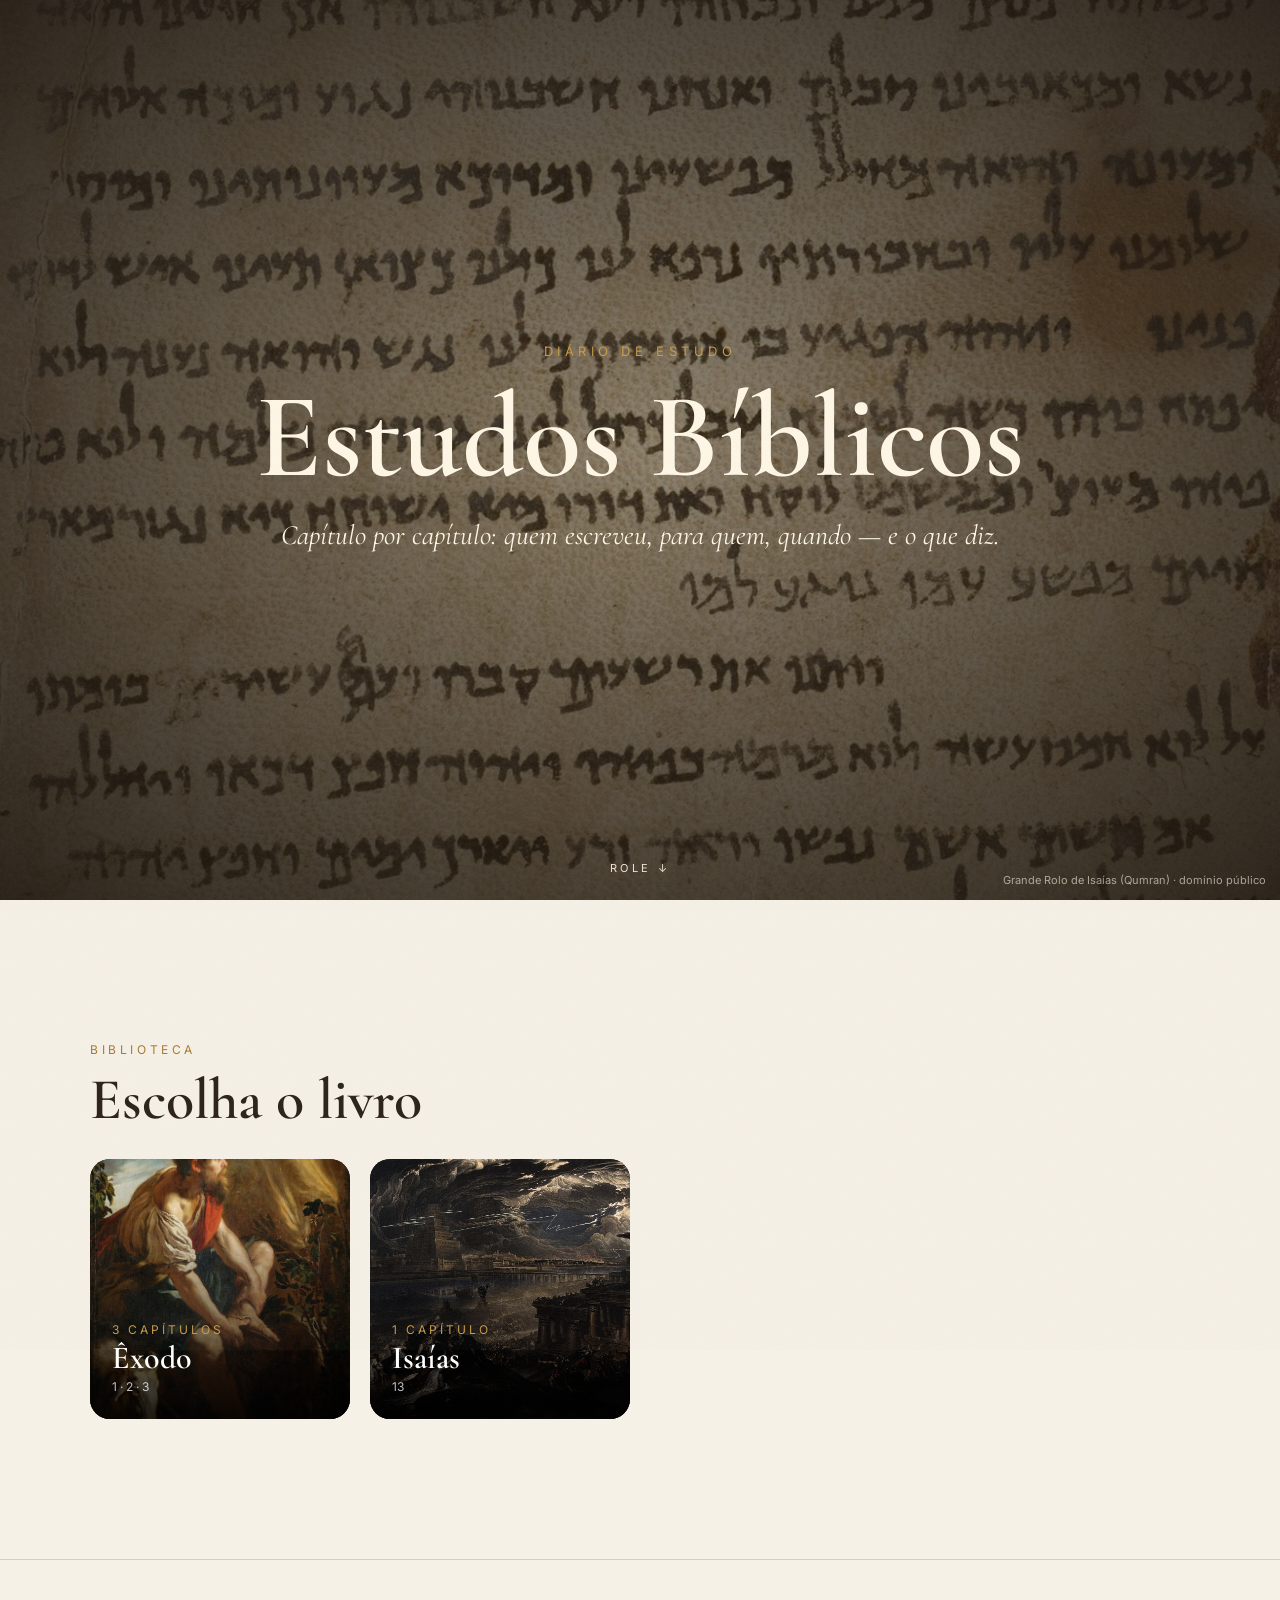
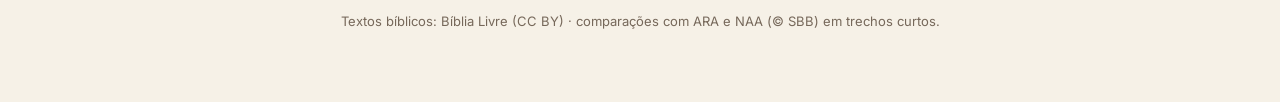
<file: index.html>
<!doctype html>
<html lang="pt-BR"><head><meta charset="utf-8"><meta name="viewport" content="width=device-width,initial-scale=1">
<title>Estudos Bíblicos</title>
<meta name="description" content="Diário de estudos bíblicos, capítulo por capítulo.">
<link rel="preconnect" href="https://fonts.googleapis.com"><link rel="preconnect" href="https://fonts.gstatic.com" crossorigin>
<link href="https://fonts.googleapis.com/css2?family=Cormorant+Garamond:ital,wght@0,500;0,600;1,500&family=Inter:wght@400;600;700&display=swap" rel="stylesheet">
<link rel="stylesheet" href="assets/estudo.css?v=1792716746">
</head>
<body>
<header class="ihero">
  <div class="bgimg" style="background-image:url('img/rolo-isaias.jpg')"></div>
  <div class="in">
    <div class="ref rvi">Diário de estudo</div>
    <h1 class="rvi">Estudos Bíblicos</h1>
    <p class="rvi">Capítulo por capítulo: quem escreveu, para quem, quando — e o que diz.</p>
  </div>
  <div class="credit">Grande Rolo de Isaías (Qumran) · domínio público</div>
  <div class="scrollhint">role ↓</div>
</header>
<section id="livros"><div class="wide">
  <div class="kicker rvi">Biblioteca</div>
  <h2 class="rvi">Escolha o livro</h2>
  <div class="cards" id="cards"></div>
</div></section>
<section id="caps" class="alt" hidden><div class="wide">
  <a class="back" href="#">← todos os livros</a>
  <div class="kicker">Capítulos estudados</div>
  <h2 id="capsTitle"></h2>
  <div class="chapters" id="chapters"></div>
</div></section>
<footer>Textos bíblicos: Bíblia Livre (CC BY) · comparações com ARA e NAA (© SBB) em trechos curtos.</footer>
<script src="estudos/lista.js"></script>
<script>
  const esc = s => String(s ?? '').replace(/[&<>"]/g, c => ({'&':'&amp;','<':'&lt;','>':'&gt;','"':'&quot;'}[c]));
  const ORDEM = ['Gênesis','Êxodo','Levítico','Números','Deuteronômio','Josué','Juízes','Rute','1 Samuel','2 Samuel','1 Reis','2 Reis','1 Crônicas','2 Crônicas','Esdras','Neemias','Ester','Jó','Salmos','Provérbios','Eclesiastes','Cantares','Isaías','Jeremias','Lamentações','Ezequiel','Daniel','Oseias','Joel','Amós','Obadias','Jonas','Miqueias','Naum','Habacuque','Sofonias','Ageu','Zacarias','Malaquias','Mateus','Marcos','Lucas','João','Atos','Romanos','1 Coríntios','2 Coríntios','Gálatas','Efésios','Filipenses','Colossenses','1 Tessalonicenses','2 Tessalonicenses','1 Timóteo','2 Timóteo','Tito','Filemom','Hebreus','Tiago','1 Pedro','2 Pedro','1 João','2 João','3 João','Judas','Apocalipse'];
  const slugify = t => t.normalize('NFD').replace(/[̀-ͯ]/g, '').toLowerCase().replace(/\s+/g, '-');
  // agrupa os estudos por livro ("Isaías 13" → livro "Isaías", capítulo 13)
  const livros = {};
  (window.ESTUDOS || []).forEach(e => {
    const m = e.ref.match(/^(.*\S)\s+(\d+)$/), livro = m ? m[1] : e.ref;
    (livros[livro] = livros[livro] || []).push({ ...e, cap: m ? +m[2] : 0 });
  });
  const nomes = Object.keys(livros).sort((a, b) => ORDEM.indexOf(a) - ORDEM.indexOf(b));
  document.getElementById('cards').innerHTML = nomes.length ? nomes.map(n => {
    const caps = livros[n].sort((a, b) => a.cap - b.cap);
    return `<a class="card rvi" href="#${slugify(n)}">
      <div class="bgimg" style="background-image:url('${esc(caps[caps.length - 1].capa)}')"></div>
      <div class="in"><div class="ref">${caps.length} ${caps.length > 1 ? 'capítulos' : 'capítulo'}</div><h3>${esc(n)}</h3>
      <div class="dt">${caps.map(c => c.cap).join(' · ')}</div></div></a>`;
  }).join('') : '<p class="empty rvi" style="grid-column:1/-1">O primeiro estudo aparece aqui. Qual capítulo vamos ler?</p>';

  function abrir() {
    const n = nomes.find(x => '#' + slugify(x) === location.hash), sec = document.getElementById('caps');
    sec.hidden = !n;
    if (!n) return;
    document.getElementById('capsTitle').textContent = n;
    document.getElementById('chapters').innerHTML = livros[n].map(c => `
      <a class="chap" href="estudos/${esc(c.slug)}.html">
        <div class="bgimg" style="background-image:url('${esc(c.capa)}')"></div>
        <span class="cn">${c.cap}</span><div class="in"><h3>${esc(c.titulo)}</h3><div class="dt">estudado em ${esc(c.data)}</div></div>
      </a>`).join('');
    sec.scrollIntoView({ behavior: 'smooth' });
  }
  addEventListener('hashchange', abrir); abrir();
  const io = new IntersectionObserver(es => es.forEach(e => e.isIntersecting && e.target.classList.add('in')), {threshold: .15});
  document.querySelectorAll(".rvi").forEach(el => io.observe(el));
  setTimeout(() => document.querySelectorAll('.ihero .rvi').forEach((el, i) => setTimeout(() => el.classList.add('in'), i * 150)), 100);
  const hero = document.querySelector('.ihero .bgimg');
  addEventListener('scroll', () => { if (scrollY < innerHeight) hero.style.transform = `translateY(${scrollY * .35}px) scale(1.05)`; }, {passive: true});
</script>
</body></html>
</file>
<file: assets/estudo.css>
:root{
  --bg:#f6f1e7; --bg2:#efe6d4; --ink:#2a2118; --muted:#76685a; --line:#dccfb6;
  --gold:#a8792a; --gold2:#c99a45; --card:#fffaf0; --accent:#7a2e1f;
  --hero-ink:#fff7e6; --dark:#16110b;
  --serif:'Cormorant Garamond',Georgia,serif; --sans:'Inter',system-ui,sans-serif;
}
@media (prefers-color-scheme:dark){:root:not([data-theme="light"]){
  --bg:#15110c; --bg2:#1d1811; --ink:#efe4cf; --muted:#a8987f; --line:#3a3023;
  --gold:#d6a85a; --gold2:#e8c27f; --card:#211b13; --accent:#e08a6a;
}}
:root[data-theme="dark"]{
  --bg:#15110c; --bg2:#1d1811; --ink:#efe4cf; --muted:#a8987f; --line:#3a3023;
  --gold:#d6a85a; --gold2:#e8c27f; --card:#211b13; --accent:#e08a6a;
}
*{box-sizing:border-box;margin:0;padding:0}
html.lenis,html.lenis body{height:auto}
.lenis.lenis-smooth{scroll-behavior:auto!important}
body{background:var(--bg);color:var(--ink);font-family:var(--sans);font-size:17px;line-height:1.7;overflow-x:hidden}
img{max-width:100%;display:block}
a{color:var(--gold)}

/* progresso, crumb e pontos */
#progress{position:fixed;top:0;left:0;height:3px;width:0;background:linear-gradient(90deg,var(--gold),var(--accent));z-index:60}
#crumb{position:fixed;top:12px;right:16px;z-index:50;font-size:12px;letter-spacing:.12em;text-transform:uppercase;
  background:color-mix(in srgb,var(--card) 85%,transparent);backdrop-filter:blur(8px);border:1px solid var(--line);
  padding:6px 12px;border-radius:99px;color:var(--muted);opacity:0;transition:opacity .4s}
#crumb.on{opacity:1}
#crumb a{color:inherit;text-decoration:none}
#dots{position:fixed;left:14px;top:50%;transform:translateY(-50%);z-index:50;display:flex;flex-direction:column;gap:12px}
#dots a{position:relative;width:9px;height:9px;border-radius:50%;border:1.5px solid var(--gold);cursor:pointer;transition:.3s}
#dots a.on{background:var(--gold);transform:scale(1.4)}
#dots span{position:absolute;left:18px;top:50%;transform:translateY(-50%);white-space:nowrap;font-size:11px;letter-spacing:.12em;text-transform:uppercase;
  color:var(--gold);opacity:0;transition:.3s;pointer-events:none}
#dots a:hover span{opacity:1}
@media (max-width:820px){#dots,#crumb{display:none}}

/* grão de filme */
body::after{content:"";position:fixed;inset:-50%;pointer-events:none;z-index:100;opacity:.06;
  background-image:url("data:image/svg+xml,%3Csvg xmlns='http://www.w3.org/2000/svg' width='160' height='160'%3E%3Cfilter id='n'%3E%3CfeTurbulence type='fractalNoise' baseFrequency='.9' numOctaves='2' stitchTiles='stitch'/%3E%3C/filter%3E%3Crect width='100%25' height='100%25' filter='url(%23n)'/%3E%3C/svg%3E");
  animation:grain 1s steps(4) infinite}
@keyframes grain{0%{transform:translate(0,0)}25%{transform:translate(-3%,2%)}50%{transform:translate(2%,-3%)}75%{transform:translate(-2%,-1%)}}

/* hero (capa com mergulho) */
.hero{position:relative;height:100vh;overflow:hidden;background:var(--dark);color:var(--hero-ink)}
.hero .stage{position:absolute;inset:0;display:grid;place-items:center}
.hero .photo{position:absolute;inset:0;opacity:0}
.hero .photo img{width:100%;height:100%;object-fit:cover;transform:scale(1.3)}
.hero .photo::after{content:"";position:absolute;inset:0;background:linear-gradient(180deg,rgba(15,10,6,.25),rgba(15,10,6,.85))}
.hero .bignum{position:relative;z-index:2;font-family:var(--serif);font-weight:600;line-height:.9;font-size:min(calc(130vw / var(--n)),62vh);
  background-size:cover;background-position:center;-webkit-background-clip:text;background-clip:text;color:transparent;
  -webkit-text-stroke:1px rgba(232,194,127,.35);will-change:transform;filter:brightness(1.7) contrast(1.05);padding:0 .05em}
.hero .ring{position:absolute;width:min(80vw,80vh);aspect-ratio:1;z-index:1;pointer-events:none}
.hero .ring svg{width:100%;height:100%;animation:spin 30s linear infinite;overflow:visible}
.hero .ring text{font-family:var(--sans);font-size:4.6px;letter-spacing:.3px;text-transform:uppercase;fill:#a8987f}
@keyframes spin{to{transform:rotate(360deg)}}
.corner{position:absolute;z-index:3;font-size:11px;letter-spacing:.2em;text-transform:uppercase;color:#a8987f;line-height:1.6}
.corner b{color:#efe4cf;font-weight:600;letter-spacing:.12em}
.corner.tl{top:50px;left:clamp(30px,4vw,56px)}
.corner.tr{top:50px;right:clamp(16px,4vw,56px);text-align:right}
.corner.bl{bottom:22px;left:clamp(30px,4vw,56px)}
.corner.br{bottom:22px;right:clamp(16px,4vw,56px);text-align:right}
@media (max-width:720px){.corner.tr,.corner.br{display:none}.hero .scrollhint{display:none}}
.scrollhint{position:absolute;left:50%;bottom:22px;transform:translateX(-50%);z-index:3;font-size:11px;letter-spacing:.3em;text-transform:uppercase;color:#a8987f}
.htitle{position:absolute;left:clamp(30px,5vw,70px);right:clamp(16px,5vw,70px);bottom:clamp(40px,9vh,90px);z-index:3}
.htitle .ref{font-size:13px;letter-spacing:.35em;text-transform:uppercase;color:var(--gold2);margin-bottom:12px;opacity:0}
.htitle h1{font-family:var(--serif);font-weight:600;font-size:clamp(52px,10vw,150px);line-height:.92}
.htitle h1 span{display:inline-block;overflow:hidden;vertical-align:top;padding-bottom:.06em}
.htitle h1 i{display:block;font-style:normal;transform:translateY(150%);opacity:0}
.htitle p{font-family:var(--serif);font-style:italic;font-size:clamp(19px,2.6vw,28px);margin-top:14px;max-width:760px;opacity:0}
.hero .credit{position:absolute;bottom:8px;right:14px;z-index:3;font-size:10px;opacity:0;color:#a8987f}
.hero.loop{height:150vh;overflow:visible}
.hero.loop .stage{position:sticky;top:0;height:100vh;inset:auto}
.hero.loop .corners{position:sticky;top:0;height:100vh;margin-top:-100vh}
.hero.loop .corners .corner,.hero.loop .scrollhint{position:absolute}
.nofx .htitle h1 i{transform:none;opacity:1}.nofx .htitle .ref,.nofx .htitle p,.nofx .hero .credit{opacity:1}
.nofx .hero:not(.loop) .photo{opacity:.45}.nofx .hero:not(.loop) .bignum{opacity:.0}
.nofx .hero.loop{display:none}

/* faixa (marquee) */
.marquee{overflow:hidden;position:relative;background:var(--dark);color:var(--gold2);padding:22px 0;white-space:nowrap;border-block:1px solid #3a3023}
.mq{display:inline-flex;will-change:transform;align-items:center;gap:36px;font-family:var(--serif);font-size:clamp(34px,6vw,70px);font-weight:600;font-style:italic}
.mq i{font-style:normal;font-size:.5em;opacity:.6}

/* seções */
section{padding:clamp(70px,12vw,140px) 16px}
.wrap{max-width:860px;margin:0 auto}
.wide{max-width:1100px;margin:0 auto}
.kicker{font-size:12px;letter-spacing:.3em;text-transform:uppercase;color:var(--gold);margin-bottom:10px}
h2{font-family:var(--serif);font-weight:600;font-size:clamp(34px,6vw,58px);line-height:1.05;margin-bottom:28px}
h3{font-family:var(--serif);font-size:28px;font-weight:600;line-height:1.15}
.alt{background:var(--bg2)}

/* fallback sem GSAP */
.nofx .rv,.nofx .note,.nofx .txt{opacity:0;transform:translateY(40px);transition:opacity .9s ease,transform .9s cubic-bezier(.2,.7,.2,1)}
.nofx .rv.in,.nofx .note.in,.nofx .txt.in{opacity:1;transform:none}

/* cartões empilhados */
.cardsStack{max-width:760px;margin:20px auto 0;padding-bottom:10vh}
.cardsStack .q{position:sticky;top:calc(10vh + var(--i) * 84px);margin-bottom:22vh;transform-origin:center top;
  background:var(--card);border:1px solid var(--line);border-radius:26px;padding:20px clamp(22px,4vw,40px) clamp(24px,4vw,36px);box-shadow:0 -10px 40px -20px rgba(0,0,0,.3);min-height:240px}
.cardsStack .q:last-child{margin-bottom:0}
.q .num{position:absolute;right:22px;top:6px;font-family:var(--serif);font-size:64px;line-height:1;color:var(--gold);opacity:.18;font-weight:600}
.q .ic{font-size:26px;margin-bottom:4px;float:left;margin-right:10px}
.q .lb{font-size:12px;letter-spacing:.2em;text-transform:uppercase;color:var(--gold)}
.q .val{font-family:var(--serif);font-size:clamp(24px,3.4vw,34px);font-weight:600;line-height:1.1;margin:4px 0 14px;white-space:nowrap;overflow:hidden;text-overflow:ellipsis}
.q p{font-size:16px;color:var(--muted)}

/* palavras que acendem */
.reveal{margin-bottom:20px;font-size:clamp(18px,2vw,21px)}
.w{display:inline}

/* imagem destaque */
.figure{position:relative;margin:50px 0}
.figure .clip{border-radius:20px;overflow:hidden}
.figure img{width:100%;max-height:560px;object-fit:cover}
.figure figcaption{font-size:13px;color:var(--muted);margin-top:10px}

/* linha do tempo horizontal */
.hscroll{padding:0;overflow:hidden}
.hpin{height:100svh;display:flex;flex-direction:column;justify-content:center;padding:0 16px}
.hhead{max-width:1100px;margin:0 auto 40px;width:100%}
.htrack{position:relative;display:flex;gap:clamp(40px,6vw,90px);padding:0 10vw 0 max(16px,calc((100vw - 1100px)/2));width:max-content}
.hline{position:absolute;left:0;right:0;top:46px;height:2px;background:linear-gradient(90deg,var(--gold),var(--accent));transform-origin:left}
.hit{position:relative;width:clamp(240px,30vw,340px);flex:none}
.hit .yr{font-family:var(--serif);font-size:clamp(28px,3.4vw,40px);font-weight:600;color:var(--gold);line-height:1;height:40px;white-space:nowrap}
.hit .dot{width:16px;height:16px;border-radius:50%;background:var(--bg2);border:3px solid var(--gold);margin:-1px 0 20px}
.hit.hl .yr{color:var(--accent)}
.hit.hl .dot{background:var(--accent);border-color:var(--accent);box-shadow:0 0 0 8px color-mix(in srgb,var(--accent) 25%,transparent)}
.hit.hl p{background:var(--card);border:1px solid var(--line);padding:14px 16px;border-radius:14px}
.nofx .hpin{height:auto;padding:80px 16px}.nofx .htrack{flex-direction:column;width:auto;gap:28px}.nofx .hline{display:none}

/* palavra gigante */
.bigword{height:80vh;display:grid;place-items:center;overflow:hidden;background:var(--bg)}
.bw{font-family:var(--serif);font-weight:600;font-style:italic;font-size:clamp(80px,22vw,300px);color:var(--gold);line-height:1}

/* texto puro */
.scripture{font-family:var(--serif);font-size:clamp(22px,2.6vw,27px);line-height:1.8}
.scripture .ph{margin-bottom:24px}
.scripture sup{font-family:var(--sans);font-size:11px;font-weight:700;color:var(--gold);margin:0 4px 0 2px;vertical-align:super}
.fx .scripture .v{opacity:.45;transition:opacity .6s,color .6s}
.fx .scripture .v.on{opacity:1}
.vernote{font-size:13px;color:var(--muted);margin-top:30px;border-top:1px solid var(--line);padding-top:14px}

/* texto anotado */
.blk{display:grid;grid-template-columns:1.15fr 1fr;gap:34px;align-items:start;margin-bottom:110px;perspective:1200px}
.blk .txt{position:sticky;top:70px;background:var(--card);border:1px solid var(--line);border-radius:18px;padding:26px;font-family:var(--serif);font-size:20px;line-height:1.7;overflow:hidden}
.blk .txt sup{font-family:var(--sans);font-size:10px;font-weight:700;color:var(--gold);margin-right:3px}
.blk .txt .rng{font-family:var(--sans);font-size:12px;letter-spacing:.2em;text-transform:uppercase;color:var(--gold);display:block;margin-bottom:8px}
.blk .bnum{position:absolute;right:14px;bottom:-14px;font-size:120px;line-height:1;font-weight:600;color:var(--gold);opacity:.06;pointer-events:none}
.blk .txt mark{background:linear-gradient(color-mix(in srgb,var(--gold2) 38%,transparent),color-mix(in srgb,var(--gold2) 38%,transparent)) no-repeat 0 85%/0% 60%;
  color:inherit;padding:0 2px;border-radius:3px;transition:background-size 1.2s cubic-bezier(.2,.7,.2,1)}
.blk .txt mark.lit,.nofx .blk .txt mark{background-size:100% 60%}
.notes h3{margin-bottom:12px}
.notes .sum{font-size:16px;margin-bottom:18px}
.note{border-left:3px solid var(--gold);padding:4px 0 4px 16px;margin-bottom:18px}
.note b{color:var(--accent);font-size:13px;letter-spacing:.05em}
.cmp{background:var(--card);border:1px dashed var(--line);border-radius:14px;padding:14px 16px;margin-top:10px;font-size:14px}
.cmp .t{font-size:11px;letter-spacing:.2em;text-transform:uppercase;color:var(--gold);margin-bottom:6px}
.cmp table{width:100%;border-collapse:collapse}
.cmp td{padding:4px 6px;border-top:1px solid var(--line);vertical-align:top}
.cmp td:first-child{font-weight:600;white-space:nowrap;width:1%}

/* palavras originais em tela cheia */
.wordsPin{padding:0;background:var(--dark);color:#efe4cf}
.wpin{height:100svh;display:flex;flex-direction:column;align-items:center;justify-content:center;text-align:center;padding:0 16px;position:relative}
.wpin .kicker{color:var(--gold2);position:absolute;top:12vh}
.wstage{position:relative;width:min(640px,100%);height:52vh}
.wstage .word{position:absolute;inset:0;display:flex;flex-direction:column;align-items:center;justify-content:center}
.word .orig{font-size:clamp(70px,14vw,150px);line-height:1.2;font-family:'SBL Hebrew','Ezra SIL','Times New Roman',serif;color:var(--gold2)}
.word .tr{font-family:var(--serif);font-style:italic;font-size:clamp(24px,3vw,34px);margin:6px 0 14px}
.word p{font-size:17px;opacity:.85;max-width:520px}
.word b{color:#fff}
.wcount{position:absolute;bottom:10vh;display:flex;gap:8px}
.wcount span{width:28px;height:3px;border-radius:2px;background:#4a3d2c;transition:.3s}
.wcount span.on{background:var(--gold2)}
.nofx .wpin{height:auto;padding:80px 16px}.nofx .wstage{height:auto}.nofx .wstage .word{position:relative;margin-bottom:50px}
.nofx .wpin .kicker,.nofx .wcount{position:static}

/* curiosidade em tela cheia */
.curioPin{padding:0;background:var(--dark)}
.cpin{position:relative;height:100svh;overflow:hidden;color:#fff;display:flex;align-items:flex-end}
.cpin .bgimg{position:absolute;inset:0;background-size:cover;background-position:center}
.cpin .bgimg::after{content:"";position:absolute;inset:0;background:linear-gradient(rgba(0,0,0,.1),rgba(0,0,0,.88) 70%)}
.cpin .in{position:relative;z-index:2;padding:clamp(24px,6vw,70px);max-width:820px}
.cpin .kicker{color:var(--gold2)}
.cpin h3{font-size:clamp(32px,5vw,56px);margin-bottom:14px}
.cpin p{font-size:clamp(16px,1.6vw,19px)}

/* aplicação */
.applyS{text-align:center;min-height:80vh;display:grid;place-items:center}
.apply{font-family:var(--serif);font-size:clamp(28px,4.2vw,46px);line-height:1.35;font-style:italic}
.applyS .verse{display:block;margin-top:22px;font-size:14px;letter-spacing:.2em;text-transform:uppercase;color:var(--gold)}

/* próximo estudo */
.next{padding:0 16px 80px}
.nextCard{position:relative;display:flex;align-items:flex-end;max-width:1100px;min-height:60vh;margin:0 auto;border-radius:28px;overflow:hidden;
  background:var(--dark);color:#fff;text-decoration:none}
.nextCard .bgimg{position:absolute;inset:0;background-size:cover;background-position:center;opacity:.55;transition:transform 1.2s}
.nextCard:hover .bgimg{transform:scale(1.06)}
.nextCard .in{position:relative;padding:clamp(26px,5vw,60px)}
.nextCard .kicker{color:var(--gold2)}
.nextCard h3{font-size:clamp(48px,9vw,110px);line-height:1}
.nextCard span{display:inline-block;margin-top:16px;font-size:13px;letter-spacing:.2em;text-transform:uppercase;color:var(--gold2)}

footer{padding:50px 16px 70px;text-align:center;font-size:13px;color:var(--muted);border-top:1px solid var(--line)}
footer ul{list-style:none;margin:12px 0}

/* índice */
.cards{display:grid;grid-template-columns:repeat(auto-fill,minmax(260px,1fr));gap:20px}
.card{position:relative;border-radius:20px;overflow:hidden;min-height:260px;color:#fff;text-decoration:none;display:flex;align-items:flex-end;background:#2a2118}
.card .bgimg{position:absolute;inset:0;background-size:cover;background-position:center;transition:transform .8s}
.card:hover .bgimg{transform:scale(1.06)}
.card::after{content:"";position:absolute;inset:0;background:linear-gradient(transparent 20%,rgba(0,0,0,.85))}
.card .in{position:relative;z-index:2;padding:22px}
.card .ref{font-size:12px;letter-spacing:.25em;text-transform:uppercase;color:var(--gold2)}
.card h3{font-size:32px}
.card .dt{font-size:12px;opacity:.75}
.empty{text-align:center;color:var(--muted);font-family:var(--serif);font-size:24px;font-style:italic}
.rvi{opacity:0;transform:translateY(40px);transition:opacity .9s ease,transform .9s cubic-bezier(.2,.7,.2,1)}
.rvi.in{opacity:1;transform:none}

@media (max-width:820px){
  .blk{grid-template-columns:1fr;gap:18px}
  .blk .txt{position:relative;top:0}
}

/* capa do índice */
.ihero{position:relative;min-height:100svh;display:grid;place-items:center;text-align:center;color:var(--hero-ink);overflow:hidden;padding:80px 16px;background:var(--dark)}
.ihero .bgimg{position:absolute;inset:-10% 0;background-size:cover;background-position:center;filter:saturate(.8)}
.ihero::after{content:"";position:absolute;inset:0;background:radial-gradient(ellipse at center,rgba(20,14,8,.45),rgba(20,14,8,.9))}
.ihero .in{position:relative;z-index:2;max-width:860px}
.ihero .ref{font-size:13px;letter-spacing:.35em;text-transform:uppercase;color:var(--gold2);margin-bottom:18px}
.ihero h1{font-family:var(--serif);font-weight:600;font-size:clamp(48px,11vw,120px);line-height:.95}
.ihero p{font-family:var(--serif);font-style:italic;font-size:clamp(20px,3vw,28px);margin-top:18px;opacity:.9}
.ihero .credit{position:absolute;bottom:10px;right:14px;z-index:2;font-size:11px;opacity:.6}
.ihero .scrollhint{color:#efe4cf}

/* índice: capítulos do livro */
#caps .back{display:inline-block;margin-bottom:24px;font-size:13px;letter-spacing:.15em;text-transform:uppercase;text-decoration:none}
.chapters{display:grid;grid-template-columns:repeat(auto-fill,minmax(220px,1fr));gap:18px}
.chap{position:relative;display:flex;align-items:flex-end;min-height:240px;border-radius:20px;overflow:hidden;background:var(--dark);color:#fff;text-decoration:none}
.chap .bgimg{position:absolute;inset:0;background-size:cover;background-position:center;opacity:.45;transition:transform .8s,opacity .4s}
.chap:hover .bgimg{transform:scale(1.06);opacity:.6}
.chap .cn{position:absolute;top:6px;right:16px;font-family:var(--serif);font-size:110px;line-height:1;font-weight:600;color:var(--gold2)}
.chap .in{position:relative;padding:20px}
.chap h3{font-size:24px}
.chap .dt{font-size:12px;opacity:.75}

/* anotações: botão flutuante + painel lateral */
#noteFab{position:fixed;right:18px;bottom:18px;z-index:110;display:flex;align-items:center;gap:8px;cursor:pointer;
  font:600 13px/1 var(--sans);letter-spacing:.06em;color:#1a140c;background:var(--gold2);border:0;border-radius:99px;
  padding:13px 18px;box-shadow:0 8px 26px rgba(0,0,0,.28);transition:transform .25s,opacity .25s,background .25s}
#noteFab .ico{font-size:17px}
#noteFab:hover{transform:translateY(-2px)}
#noteFab.sel{background:var(--accent);color:#fff}
#noteFab.hide{opacity:0;pointer-events:none;transform:translateY(10px)}
#notePanel{position:fixed;top:0;right:0;bottom:0;width:min(420px,100vw);z-index:120;display:flex;flex-direction:column;gap:12px;
  padding:20px;background:var(--card);color:var(--ink);border-left:1px solid var(--line);box-shadow:-18px 0 50px rgba(0,0,0,.25);
  transform:translateX(105%);transition:transform .45s cubic-bezier(.2,.8,.2,1);overflow-y:auto;overscroll-behavior:contain}
#notePanel.on{transform:none}
#notePanel .nh{display:flex;justify-content:space-between;align-items:flex-start;gap:12px}
#notePanel .kicker{margin-bottom:2px}
#notePanel h3{font-family:var(--serif);font-size:28px;line-height:1.1}
#notePanel .nx{background:none;border:1px solid var(--line);color:var(--ink);width:36px;height:36px;border-radius:50%;font-size:22px;line-height:1;cursor:pointer;flex:none}
#noteTxt{flex:1;min-height:45vh;resize:none;width:100%;padding:14px;border-radius:14px;border:1px solid var(--line);background:var(--bg);
  color:var(--ink);font:16px/1.6 var(--sans)}
#noteTxt:focus{outline:2px solid var(--gold);outline-offset:1px}
#notePanel .nbar{display:flex;flex-wrap:wrap;gap:8px;align-items:center}
#notePanel .nbar button{font:600 12px/1 var(--sans);padding:10px 12px;border-radius:99px;border:1px solid var(--line);background:var(--bg2);color:var(--ink);cursor:pointer}
#notePanel .nbar button:hover{border-color:var(--gold)}
#notePanel .nst{font-size:12px;color:var(--muted)}
#notePanel .nother details{border-top:1px solid var(--line);padding:8px 0}
#notePanel .nother summary{cursor:pointer;font-size:14px}
#notePanel .nother pre{white-space:pre-wrap;font:14px/1.5 var(--sans);color:var(--muted);margin-top:6px}
@media (max-width:600px){#noteFab .lbl{display:none}#noteFab{padding:14px 16px}#notePanel{padding:16px}}
</file>
